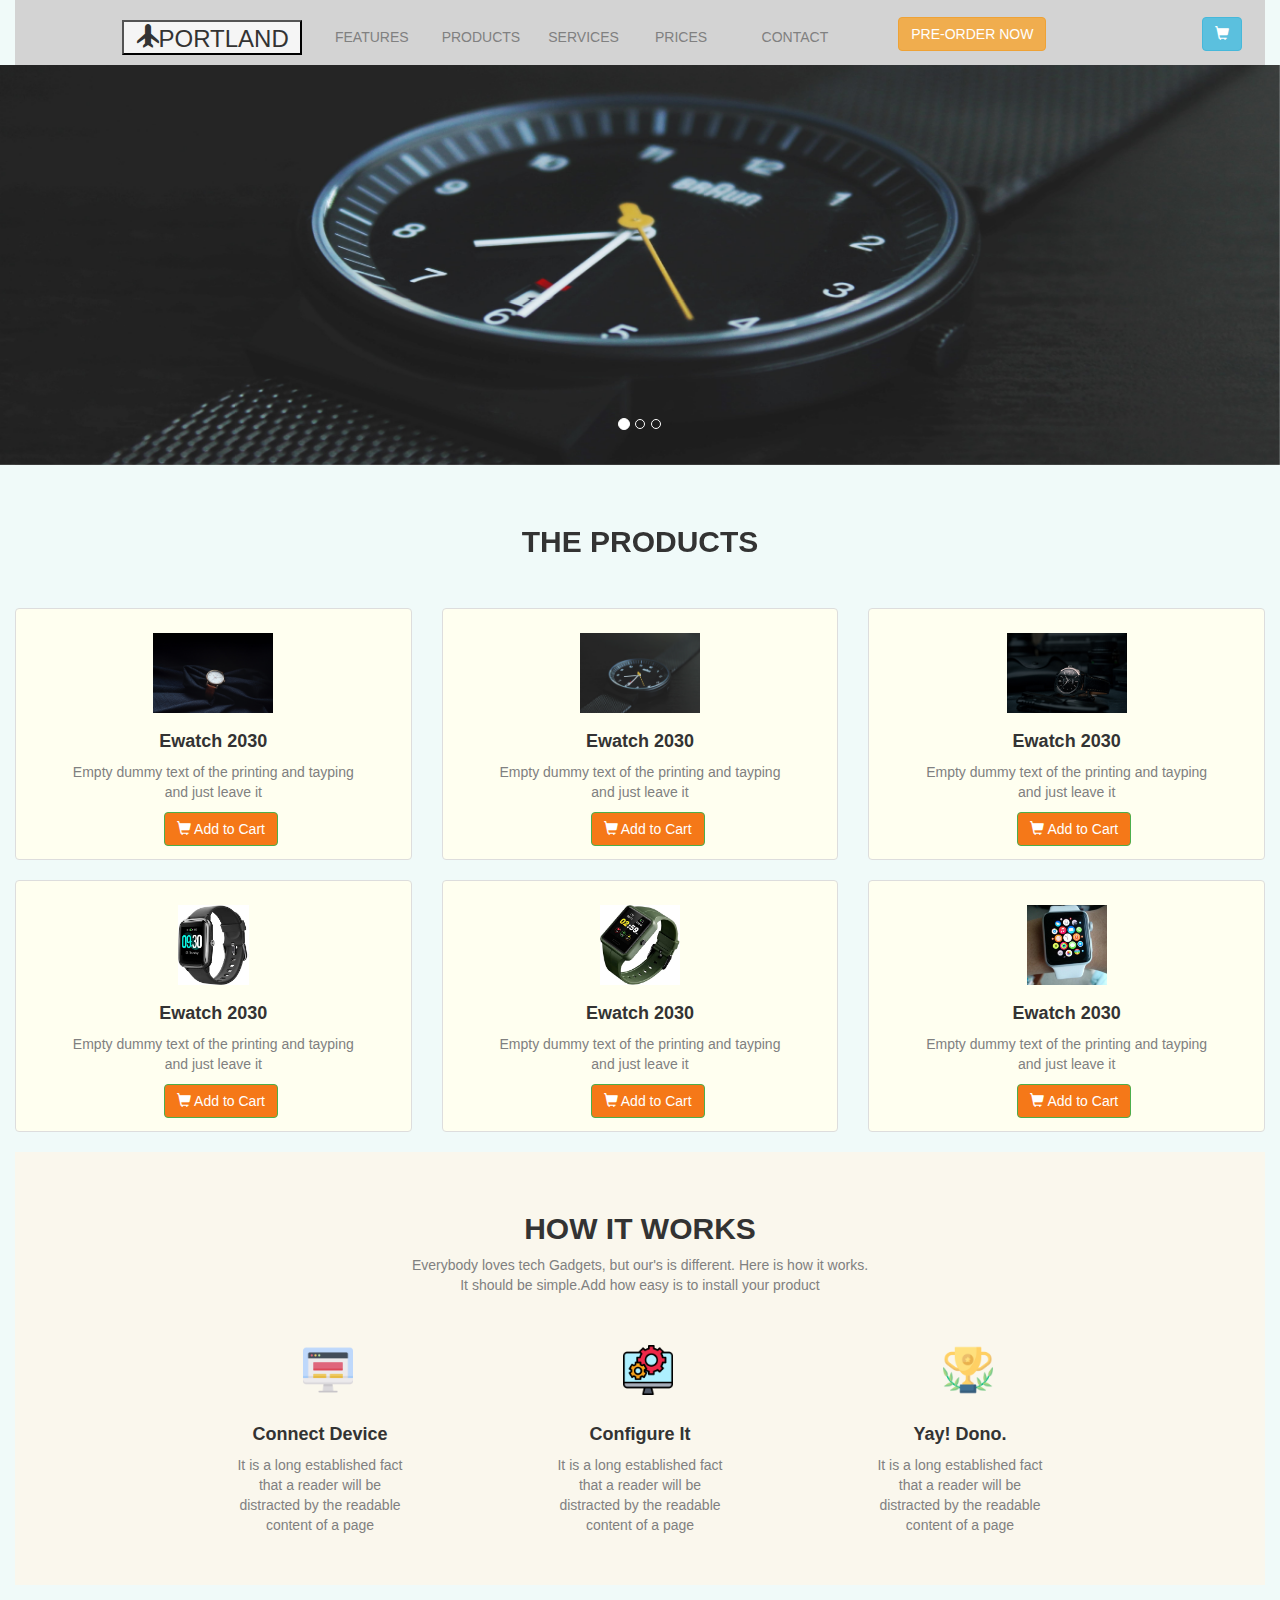
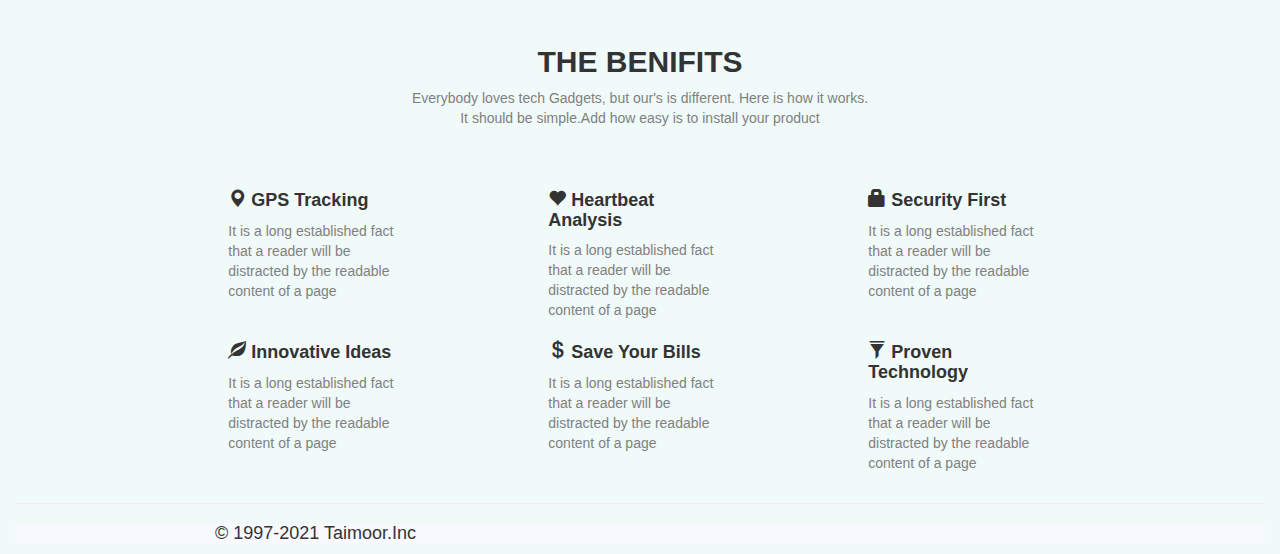
<file: project landing page/Home.html>
<!DOCTYPE HTML>
<html>
<head>
	<title>Home </title>
	  <meta charset="utf-8">
  <meta name="viewport" content="width=device-width, initial-scale=1">
  <link rel="stylesheet" href="https://maxcdn.bootstrapcdn.com/bootstrap/3.4.1/css/bootstrap.min.css">
  <script src="https://ajax.googleapis.com/ajax/libs/jquery/3.5.1/jquery.min.js"></script>
  <script src="https://maxcdn.bootstrapcdn.com/bootstrap/3.4.1/js/bootstrap.min.js"></script>

     
	<style>
	.button {
		background-color: whitesmoke;
		width: 180px;

	}

	h5 {
		margin-top: 30px;
		color: grey;
	}
	.btn-warning {
		margin-top: 17px;
	}

	.bg-color {
		background-color: lightgrey;
	}

	.thumbnail {
		background-color: Ivory;
	}

	.top_btn {
		margin-top: 17px;
		margin-left: 30px;
	}
	.bg-color2 {
		background-color: #faf7ed;
	}

	.img_m {
		margin-left: 75px;
	}

	p{
		color: grey;
	}
	body {
		background-color: #f0faf9;
	}

	.btn1 {
		margin-left: 135px;
		background-color: #f57818;
	}

	.footer {
		background-color: ghostwhite;

	}

	#cart {
		margin-left: 120px;
	}


	
</style>

	</head>
	<body>

<div class="container-fluid">
	<div class="bg-color">					<!-- Div used to give bg color to specific part -->
	<div class="row">						<!-- 1st row that contains the nav bar -->

		<div class="col-lg-1"></div>

		<div class="col-lg-1"><h3>
			<button class="button" > <span class="glyphicon glyphicon-plane"></span>PORTLAND </button>

		</div>
		<div class="col-lg-1"></div>

		<div class="col-lg-1">
			<a href="#features" class="smoothScroll"><h5>FEATURES</h5></a>
		</div>
		<div class="col-lg-1">
			<a href="#products" class="smoothScroll"><h5>PRODUCTS</h5></a>
		</div>
		<div class="col-lg-1">
			<a href="#services" class="smoothScroll"><h5>SERVICES</h5></a>
		</div>
		<div class="col-lg-1">
			<a href="#prices" class="smoothScroll"><h5>PRICES</h5></a>
		</div>
		<div class="col-lg-1">
			<a href="#contact" class="smoothScroll"><h5>CONTACT</h5></a>
		</div>
		<div class="col-lg-1">
			 <a href="#" class="btn btn-warning top_btn">
	         PRE-ORDER NOW
	        </a>
		</div>

		<div class="col-lg-1">
    	</div>

		<div class="col-lg-1">
			 <a href="sign up.html" class="btn btn-info top_btn" id="cart">
	          <span class="glyphicon glyphicon-shopping-cart"></span>	
	        </a>
    	</div>

    	<div class="col-lg-1">
    	</div>

    	
			</div>   																 <!--     Row 1 ends -->

		<div class="row" id="features"> 															<!--row 2 starts that contains carousel-->

				<div id="myCarousel" class="carousel slide" data-ride="carousel">			<!-- Carousel code start here -->

					<ol class="carousel-indicators">
						<li data-target="#mycarousel" data-slide-to="0" class="active"></li>
						<li data-target="#mycarousel" data-slide-to="1" ></li>
						<li data-target="#mycarousel" data-slide-to="2" ></li>

					</ol>


			<!-- slides -->

			<div class="carousel-inner">

				<div class="item">
					<img src="ab11.jpg" style="width:100%; height:400px">
				</div>

				<div class="item active">
					<img src="ab22.jpg" style="width:100%; height:400px">
				</div>

				<div class="item">
					<img src="ab33.jpg" style="width:100%; height:400px">
				</div>
			</div>
		</div>

		<!-- controls-->
<!--
<a class="left carousel-control" href="#myCarousel" data-slide="prev">
<span class="glyphicon glyphicon-chevron-left"> </span>
<span class="sr-only">Previous</span>
</a>

<a class="right carousel-control" href="#myCarousel" data-slide="next">
    <span class="glyphicon glyphicon-chevron-right"> </span>
    <span class="sr-only">Next</span>
    </a>
-->
</div>																				<!-- row 2 ends here that had carousel -->

</div>
	<div class="row" id="products">										 <!-- row 3 starts  that has Product written in it in H2-->


		<div class="col-lg-12">
			<br><br>
			<h2 style="text-align:center"> <b>THE PRODUCTS</b> </h2>

		</div>		
	</div> 																				<!-- row 3 ends here-->

			<br><br>

	<div class="row"> 																	     <!-- row 4 starts for 1st 3 products Thumbnails -->

		<div class="col-lg-4">
			<div class="thumbnail">
				<br>
				<img src="ab1.jpg" style="height:80px">
				<div class="caption">
				<h4 style="text-align: center;"><b> Ewatch 2030</b></h4>
				
				
				<p style="text-align: center;">Empty dummy text of the printing and tayping <br>and just leave it</p>
				<button class="btn btn-success btn1" id="btn1"; >  <span class="glyphicon glyphicon-shopping-cart"></span> Add to Cart</button>

				</div>

			</div>

		</div>
		
		<div class="col-lg-4">
			<div class="thumbnail">
				<br>
				<img src="ab2.jpg" style="height:80px">
				<div class="caption">
				<h4 style="text-align: center;"><b> Ewatch 2030</b></h4>
				
				
				<p style="text-align: center;">Empty dummy text of the printing and tayping <br>and just leave it</p>
				<button class="btn btn-success btn1" id="btn1"; >  <span class="glyphicon glyphicon-shopping-cart"></span> Add to Cart</button>
				
				</div>
			</div>
		</div>
		
		<div class="col-lg-4">
			<div class="thumbnail">
				<br>
				<img src="ab3.jpg" style="height:80px">
				<div class="caption">
				<h4 style="text-align: center;"><b> Ewatch 2030</b></h4>
				
				
				<p style="text-align: center;">Empty dummy text of the printing and tayping <br>and just leave it</p>
				<button class="btn btn-success btn1" id="btn1"; >  <span class="glyphicon glyphicon-shopping-cart"></span> Add to Cart</button>
				
				</div>
			</div>
		</div>
		</div> 																				<!-- row 4 ends here-->




	<div class="row">  																	    <!-- row 5 starts which has last 3 thumbnail -->

		<div class="col-lg-4">
			<div class="thumbnail">
				<br>
				<img src="abc.jpg" style="height:80px">
				
				<div class="caption">
				<h4 style="text-align: center;"><b> Ewatch 2030</b></h4>
				
				
				<p style="text-align: center;">Empty dummy text of the printing and tayping <br>and just leave it</p>
				<button class="btn btn-success btn1" id="btn1"; >  <span class="glyphicon glyphicon-shopping-cart"></span> Add to Cart</button>
				
				</div>
			</div>

		</div>
		
		<div class="col-lg-4">
			<div class="thumbnail">
				<br>
				<img src="abc2.jpg" style="height:80px">
				<div class="caption">
				<h4 style="text-align: center;"><b> Ewatch 2030</b></h4>
				
				
				<p style="text-align: center;">Empty dummy text of the printing and tayping <br>and just leave it</p>
				<button class="btn btn-success btn1" id="btn1"; >  <span class="glyphicon glyphicon-shopping-cart"></span> Add to Cart</button>
				
				</div>
			</div>
		</div>
		
		<div class="col-lg-4">
			<div class="thumbnail">
				<br>
				<img src="abc3.jpg" style="height:80px">
				<div class="caption">
				<h4 style="text-align: center;"><b> Ewatch 2030</b></h4>
				
			
				<p style="text-align: center;">Empty dummy text of the printing and tayping <br>and just leave it</p>
				<button class="btn btn-success btn1" id="btn1"; >  <span class="glyphicon glyphicon-shopping-cart"></span> Add to Cart</button>
				
				</div>
			</div>
		</div>
		</div> 																				<!-- row 5 ends here and so does thumbnails-->

		<div class="bg-color2">														<!-- div for anothor bg color different than body and 1st bg div -->


		<div class="row" id="services">															<!-- row 6 for How it works and other text -->
				<br><br>						   
			<h2 style="text-align:center;"><b>HOW IT WORKS</b></h2>
											 
			<p style="text-align:center;"> Everybody loves tech Gadgets, but our's is different. Here is how it works.<br>
			 It should be simple.Add how easy is to install your product</p>

				<br><br>


		</div>																				<!--row 6 ends here-->

		<div class="row"> 															 <!-- row 7 starts for icons and text-->
			<div class="col-lg-2" ></div>

			<div class="col-lg-2" >

				<img src="computer.png" width="50px" height="50px" class="img_m">
				<br><br>

				
				<h4 style="text-align: center;"><b>Connect Device</b></h4>	
				<p style="text-align:center;">It is a long established fact that a reader will be distracted by the readable content of a page </p>
			</div>

			<div class="col-lg-1">			</div>

			<div class="col-lg-2">
													
					<img src="gear.png" class="img_m" width="50px" height="50px">
					<br><br>
					<h4 style="text-align: center;"><b>Configure It</b></h4>	
					<p style="text-align:center;">It is a long established fact that a reader will be distracted by the readable content of a page </p>
			
			</div>

			<div class="col-lg-1">			</div>

			<div class="col-lg-2">
					<img src="success.png" class="img_m" width="50px" height="50px">
					<br><br>

					<h4 style="text-align: center;"><b>Yay! Dono.</b></h4>
					<p style="text-align:center;">It is a long established fact that a reader will be distracted by the readable content of a page </p>	
			</div>

			<div class="col-lg-2"></div>


		</div>																				<!-- row 7 ends here -->
	<br><br>


	</div> 																					<!-- bg-color2 ends here -->
		<br><br>

		<div class="row" id="prices">																<!-- row 8 starts for the benifits and text -->
			<h2 style="text-align:center;"><b>THE BENIFITS</b></h2>
											 
			<p style="text-align:center;"> Everybody loves tech Gadgets, but our's is different. Here is how it works.<br>
			 It should be simple.Add how easy is to install your product</p>

				<br><br>
		</div>																						<!-- row 8 ends here -->

		<div class="row"> 															<!-- 1st row (9) starts for the benfits icons and text-->										
			<div class="col-lg-2" ></div>

			<div class="col-lg-2" >
				
				<h4><b><span class="glyphicon glyphicon-map-marker"></span>&nbsp;GPS Tracking</b></h4>	
				<p>It is a long established fact that a reader will be distracted by the readable content of a page </p>
			

			</div>

			<div class="col-lg-1">
				
			</div>
				
			

			<div class="col-lg-2">
	
				<h4 ><b> <span class="glyphicon glyphicon-heart"></span>&nbsp;Heartbeat Analysis</b></h4>	
				<p >It is a long established fact that a reader will be distracted by the readable content of a page </p>
			
			</div>

			<div class="col-lg-1">
				
			</div>

			<div class="col-lg-2">
			<h4><b><span class="glyphicon glyphicon-lock"></span>&nbsp;Security First</b></h4>
				<p>It is a long established fact that a reader will be distracted by the readable content of a page </p>	
			
			</div>

			<div class="col-lg-2"></div>


		</div>																					<!-- 1st row(9) ends for benifits icons -->


		<!--                                Anithor row                ---->

		<div class="row"> 										 <!-- 2st row(10) starts for the benfits icons and text-->	
			<div class="col-lg-2" ></div>

			<div class="col-lg-2" >
				
				<h4><b><span class="glyphicon glyphicon-leaf"></span>&nbsp;Innovative Ideas</b></h4>	
				<p>It is a long established fact that a reader will be distracted by the readable content of a page </p>
			

			</div>

			<div class="col-lg-1">
				
			</div>
				
			

			<div class="col-lg-2">
	
				<h4 ><b> <span class="glyphicon glyphicon-usd"></span>&nbsp;Save Your Bills</b></h4>	
				<p >It is a long established fact that a reader will be distracted by the readable content of a page </p>
			
			</div>

			<div class="col-lg-1">
				
			</div>

			<div class="col-lg-2">
			<h4><b><span class="glyphicon glyphicon-filter"></span>&nbsp;Proven Technology</b></h4>
				<p>It is a long established fact that a reader will be distracted by the readable content of a page </p>	
			
			</div>

			<div class="col-lg-2"></div>


		</div>																				<!-- 1st row(10) ends for benifits icons -->
		<hr>

		<div class="footer">
			<h4 style="margin-left: 200px;"> &copy 1997-2021  Taimoor.Inc </h4>
		</div>


	</body>

</html >
</file>
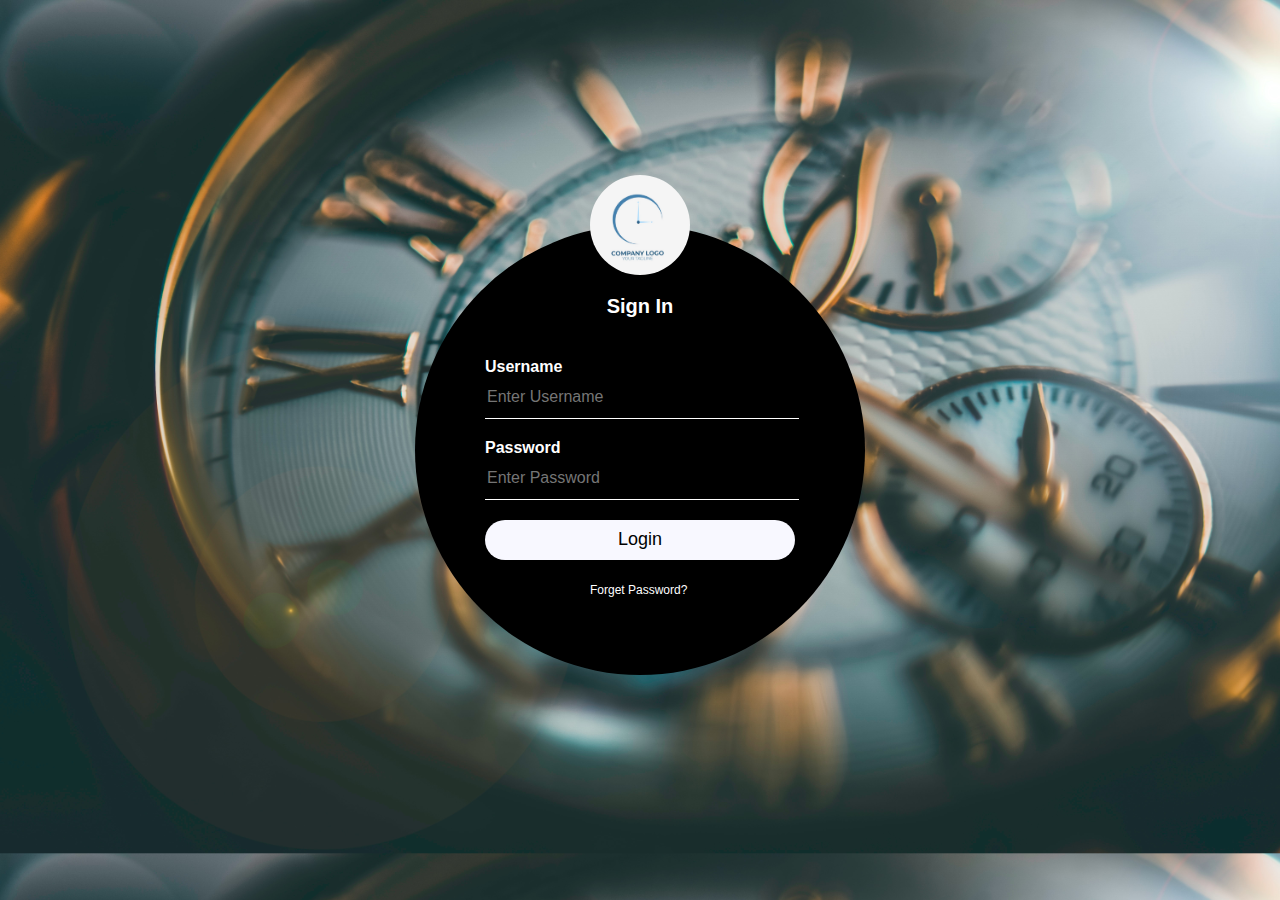
<file: Project Portland/Login page.html>
<!DOCTYPE html>
<!-- saved from url=(0051)file:///C:/Users/Muhammad%20Aamir/Desktop/html.html -->
<html><head><meta http-equiv="Content-Type" content="text/html; charset=windows-1252">
	<title>Login</title>
	<link rel="stylesheet" type="text/css" href="./css/css.css">
</head>
<body>
<div class="loginbox">
<img src="./css/l1.jpg" class="logo">
<h1>Sign In</h1>
<h2></h2>
<form action="index.html">
	<p>Username</p>
	<input type="text" name="" placeholder="Enter Username">
	<p>Password</p>
	<input type="Password" name="" placeholder="Enter Password">
	<input type="submit" name="submit" value="Login">
	<a href="#">Forget Password?</a>
</form>
</div>
 
</body></html>
</file>
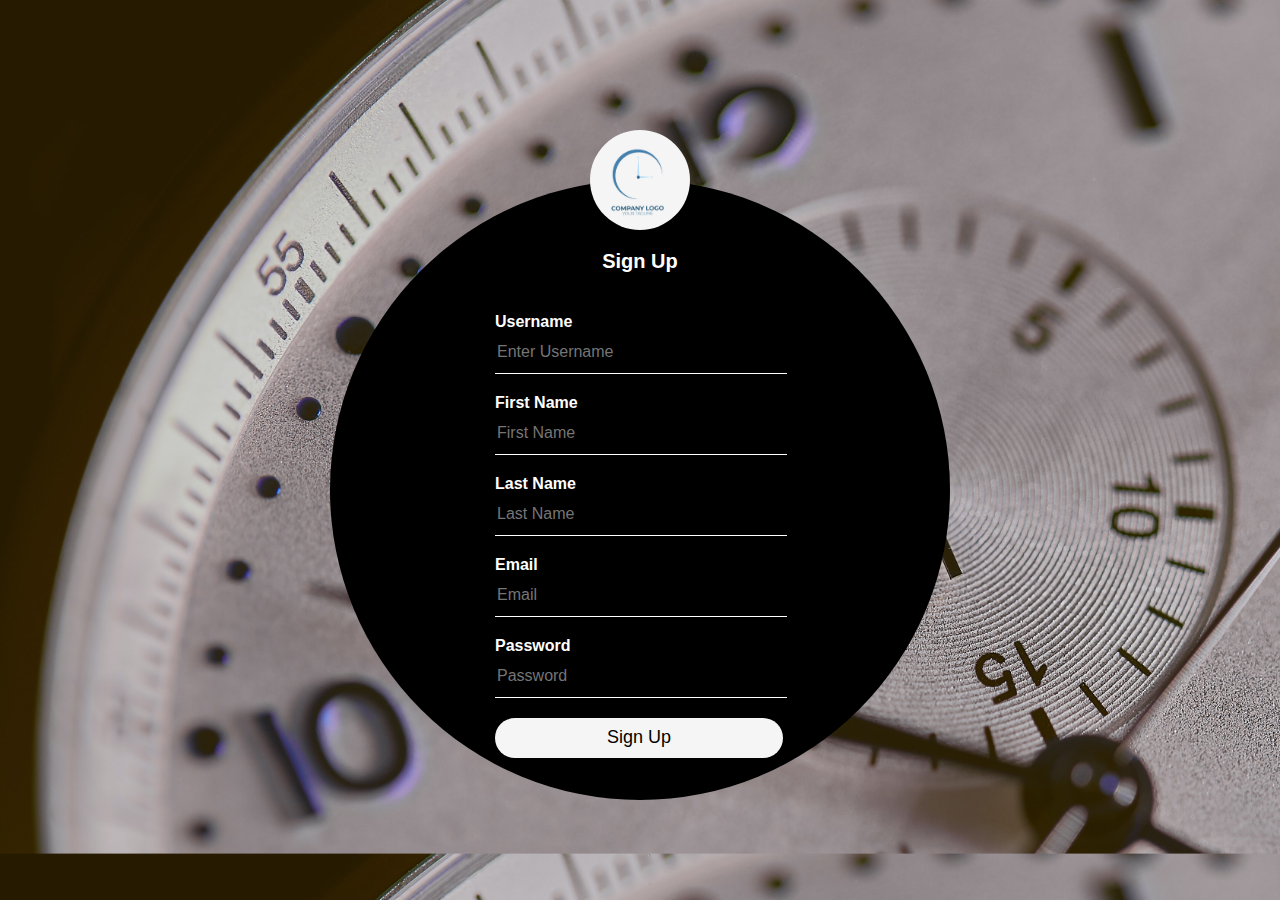
<file: Project Portland/Sign up.html>
<!DOCTYPE html>
<!-- saved from url=(0051)file:///C:/Users/Muhammad%20Aamir/Desktop/html.html -->
<html><head><meta http-equiv="Content-Type" content="text/html; charset=windows-1252">
	<title>Sign Up</title>
	<link rel="stylesheet" type="text/css" href="./css/cssfr.css">
</head>
<body>
<div class="loginbox">
<img src="./css/l1.jpg" class="logo">
<h1>Sign Up</h1>
<h2></h2>
<form action="home.html">
	<p>Username</p>
	<input type="text" name="" placeholder="Enter Username">
	<p>First Name</p>
	<input type="text" name="" placeholder="First Name">


	<p>Last Name</p>
	<input type="text" name="" placeholder="Last Name">
	<p>Email</p>
	<input type="text" name="" placeholder="Email">
	<p>Password</p>
	<input type="password" name="" placeholder="Password">

	
	<input type="submit" name="submit" value="Sign Up">


	
</form>
</div>
 
</body></html>
</file>
<file: Project Portland/css/css.css>
body{
	margin: 0;
	padding: 0;
	background: url(watch.jpg);
	background-size: cover;
	font-family: sans-serif; 
}
.loginbox{
	width: 450px;  
	height: 450px;
	background: black;
	color: #fff;
	top: 50%;
	left:50%;
	position: absolute;
	transform: translate(-50%,-50%);
	box-sizing: border-box;
	padding: 70px;
	border-radius: 50%;
}
.logo{
	width: 100px; 
	height: 100px;
	 border-radius: 50%;
	 position:absolute;
	 top: -50px;
	 left: calc(50% - 50px);
}
h1{
	margin: 0;
	padding: 0 0 20px;
	text-align: center;
	font-size: 20px;

}
.loginbox p{
	margin: 0;
	padding: 0;
	font-weight: bold;

}
.loginbox input{
	width: 100%; 
	margin-bottom: 20px;
}
.loginbox input[type="text"],input[type="password"]{
	border:none;
	border-bottom:1px solid #fff;
	background: transparent;
	outline: none;
	height: 40px;
	color: #fff;
	font-size: 16px;
}
.loginbox input[type="submit"]
{
	border:none;
	outline: none;
	height: 40px;
	background: ghostwhite;
	color: #000;
	font-size: 18px;
	border-radius: 20px;
}
.loginbox input[type="submit"]:hover
{
	cursor: pointer;
	background: #29ca8e;
	color: #000;
}
.loginbox a{
	text-decoration: none;
	font-size: 12px;
	line-height: 20px;
	color: white;
	margin-left: 105px;
}
.loginbox a:hover
{
	color: #ffc107;


}
</file>
<file: Project Portland/css/cssfr.css>
body{
	margin: 0;
	padding: 0;
	background: url(watch4.jpg);
	height: 100%;
	background-size: cover;
	font-family: sans-serif; 

}
.loginbox{
	margin-top: 40px;
	width: 620px;  
	height: 620px;
	background: black;
	color: #fff;
	top: 50%;
	left:50%;
	position: absolute;
	transform: translate(-50%,-50%);
	box-sizing: border-box;
	padding: 70px;
	border-radius: 50%;
}
.logo{
	width: 100px; 
	height: 100px;
	 border-radius: 50%;
	 position:absolute;
	 top: -50px;
	 left: calc(50% - 50px);
}
h1{
	margin: 0;
	padding: 0 0 20px;
	text-align: center;
	font-size: 20px;

}
.loginbox p{
	margin: 0;
	padding: 0;
	font-weight: bold;
	margin-left: 95px;
}
.loginbox input{
	width: 60%; 
	margin-bottom: 20px;
	margin-left: 95px;

}
.loginbox input[type="text"],input[type="password"]{
	border:none;
	border-bottom:1px solid #fff;
	background: transparent;
	outline: none;
	height: 40px;
	color: #fff;
	font-size: 16px;
	
}
.loginbox input[type="submit"]
{
	border:none;
	outline: none;
	height: 40px;

	background: whitesmoke;
	color: #000;
	font-size: 18px;
	border-radius: 20px;

}
.loginbox input[type="submit"]:hover
{
	cursor: pointer;
	background:  #29ca8e;
	color: #000;
}
.loginbox a{
	text-decoration: none;
	font-size: 12px;
	line-height: 20px;
	color: darkgrey;
}
.loginbox a:hover
{
	color: #ffc107;


}
</file>
